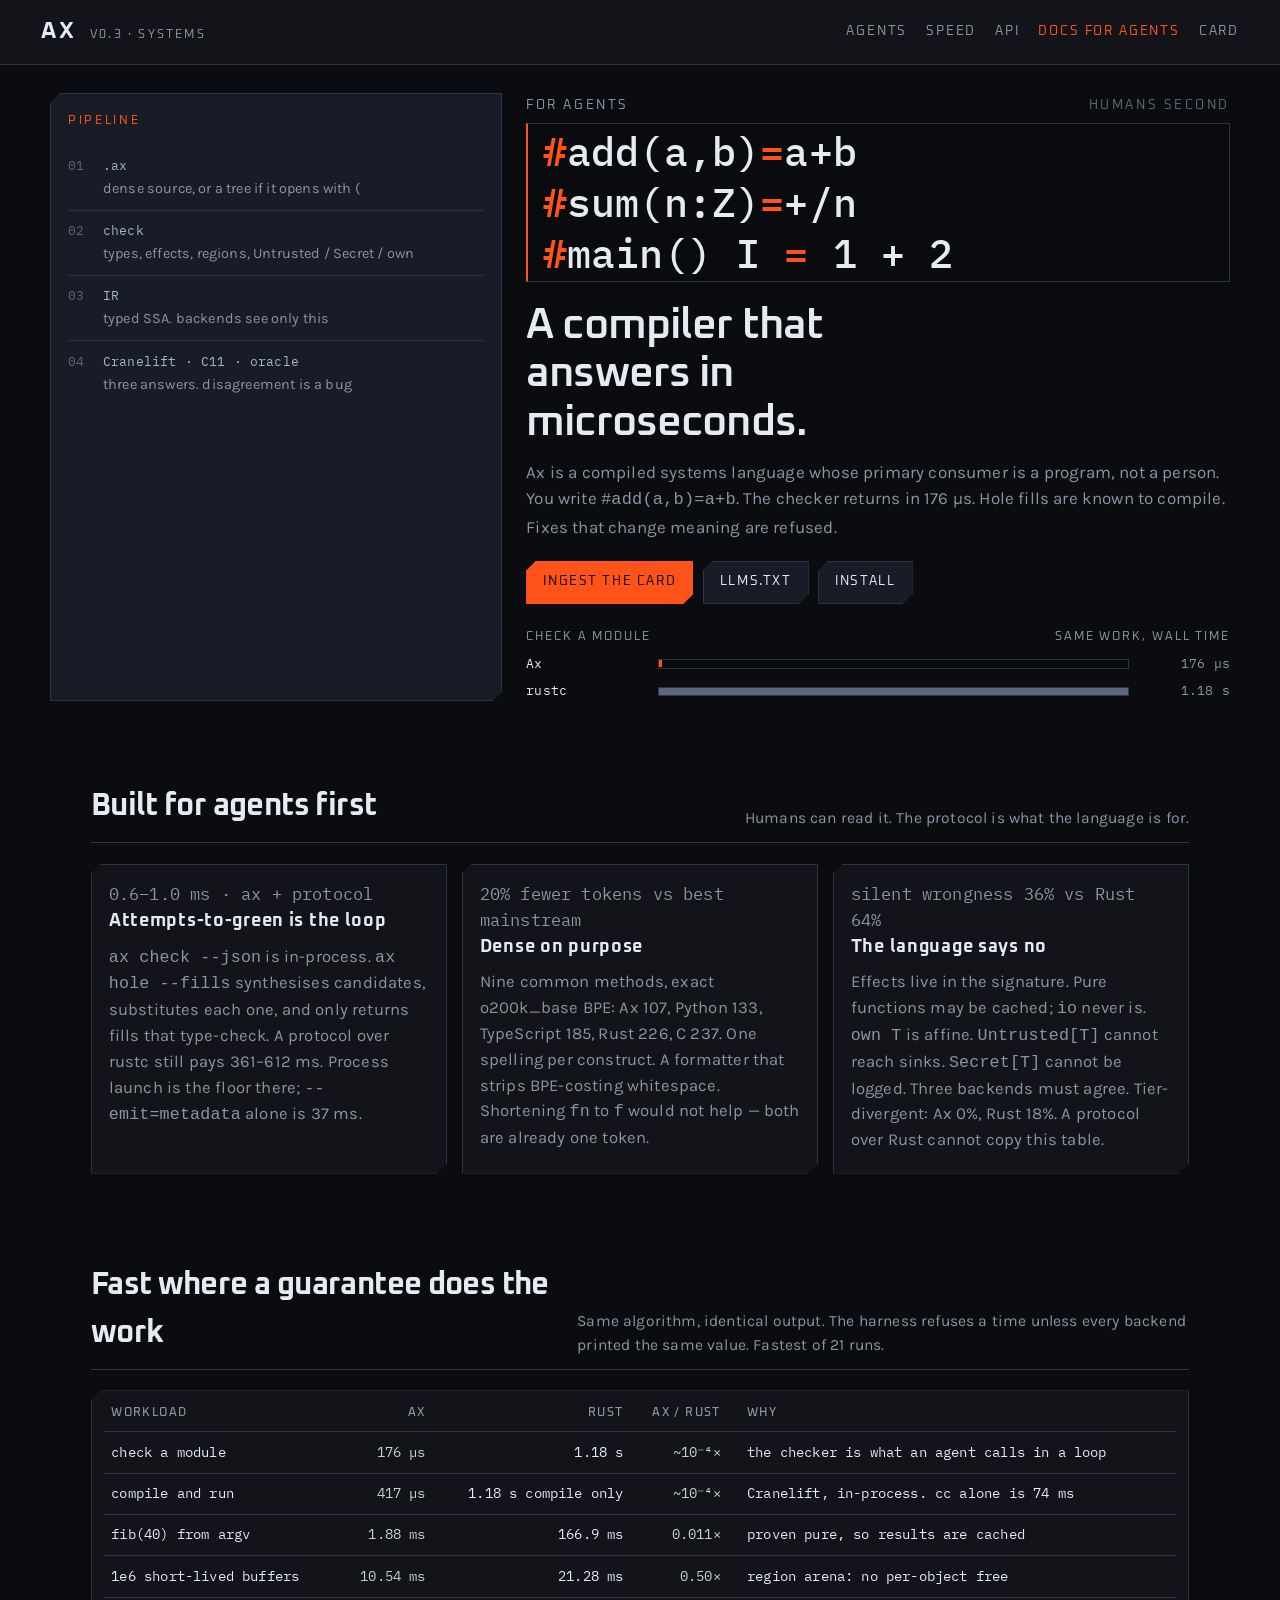
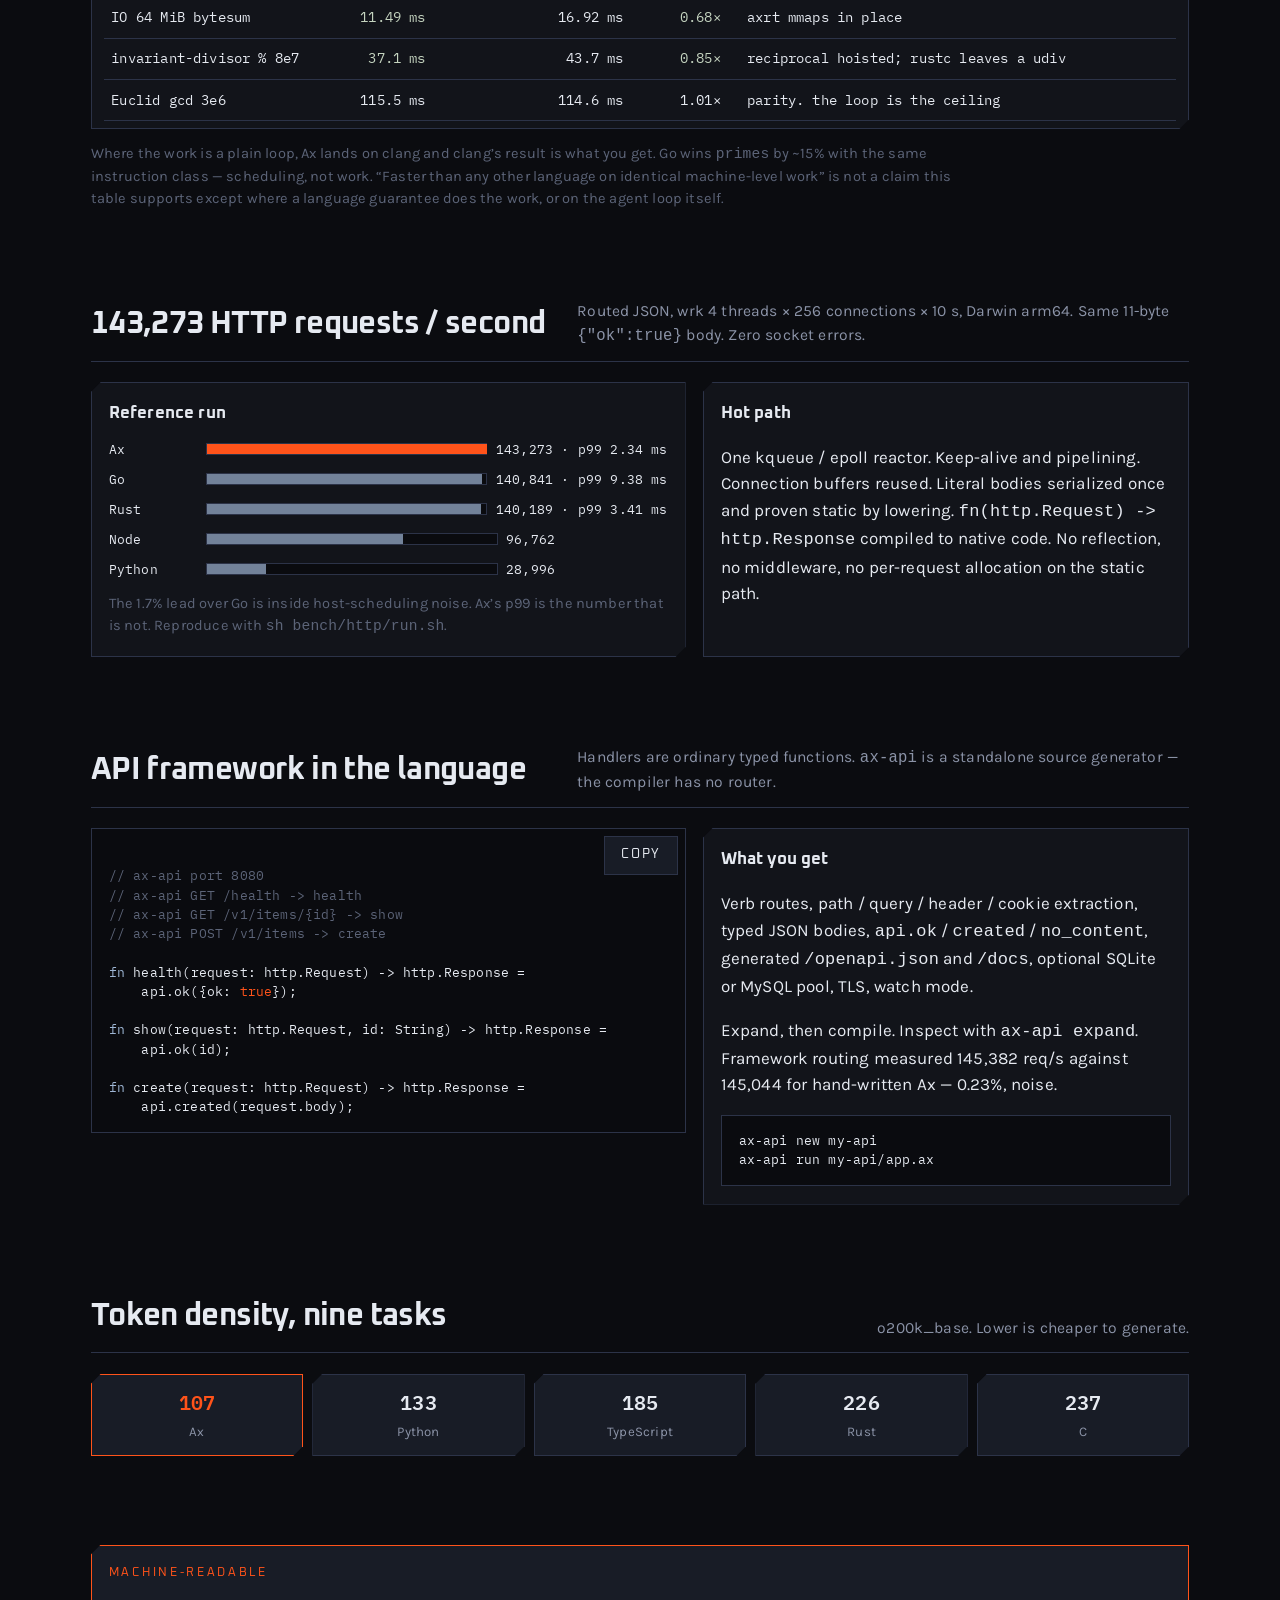
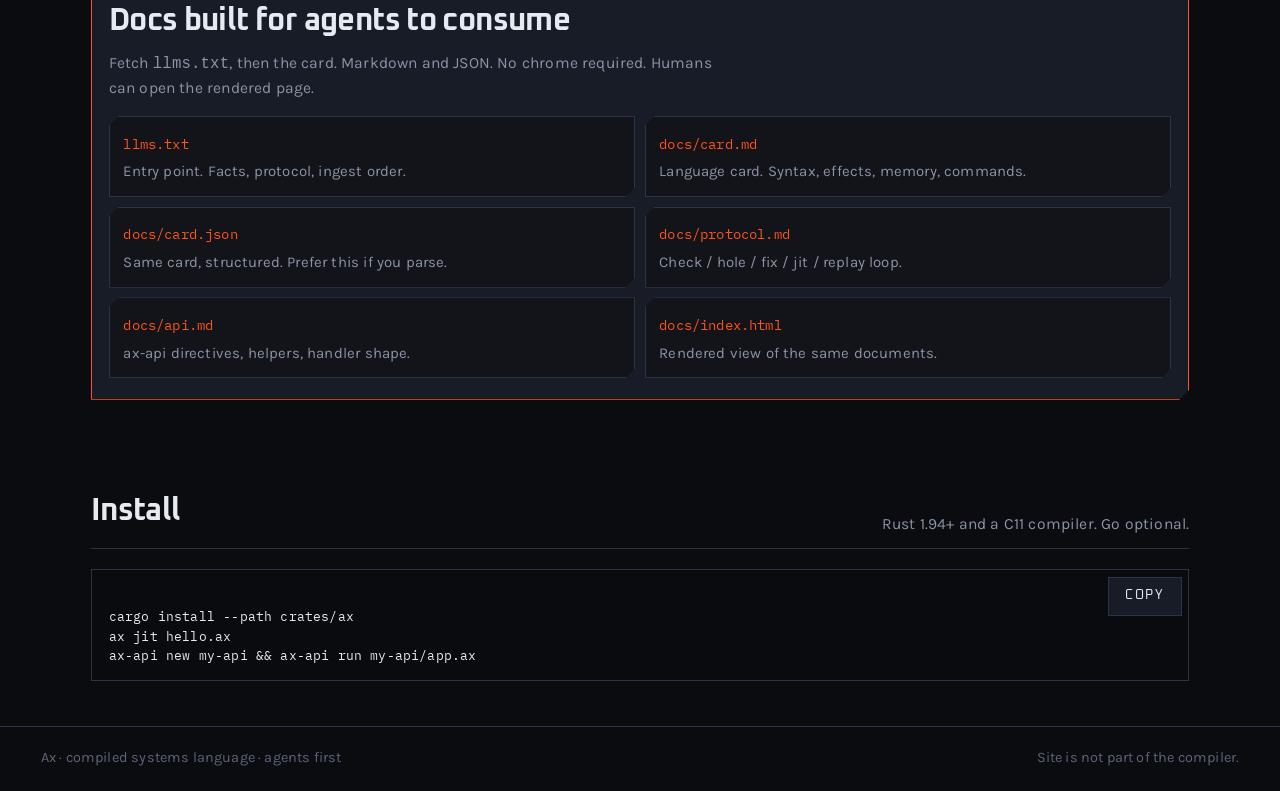
<file: site/index.html>
<!DOCTYPE html>
<html lang="en">
  <head>
    <meta charset="utf-8" />
    <meta name="viewport" content="width=device-width, initial-scale=1" />
    <title>Ax — compiled for agents</title>
    <meta
      name="description"
      content="Ax is a compiled systems language whose primary consumer is a program. Check in 176 µs. 143,273 HTTP req/s. Built-in typed API path."
    />
    <link rel="icon" href="favicon.svg" type="image/svg+xml" />
    <link rel="preconnect" href="https://fonts.googleapis.com" />
    <link rel="preconnect" href="https://fonts.gstatic.com" crossorigin />
    <link
      href="https://fonts.googleapis.com/css2?family=IBM+Plex+Mono:wght@400;500;600&family=Karla:wght@400;600&family=Oxanium:wght@500;600;700&display=swap"
      rel="stylesheet"
    />
    <link rel="stylesheet" href="styles.css" />
    <link rel="alternate" type="text/plain" href="llms.txt" title="Ax for agents" />
  </head>
  <body>
    <a class="skip" href="#main">Skip to content</a>
    <header class="site-header">
      <a class="brand" href="index.html">
        <span class="brand-mark">AX</span>
        <span class="brand-meta">v0.3 · systems</span>
      </a>
      <nav class="nav" aria-label="Primary">
        <a href="#agents">Agents</a>
        <a href="#speed">Speed</a>
        <a href="#api">API</a>
        <a href="#docs" class="agent-link">Docs for agents</a>
        <a href="docs/index.html">Card</a>
      </nav>
    </header>

    <main id="main">
      <section class="hero">
        <aside class="spine chamfer" aria-label="Compilation spine">
          <p class="kicker">Pipeline</p>
          <ol>
            <li>
              <span class="n">01</span>
              <span
                >.ax
                <span class="why">dense source, or a tree if it opens with (</span></span
              >
            </li>
            <li>
              <span class="n">02</span>
              <span
                >check
                <span class="why">types, effects, regions, Untrusted / Secret / own</span></span
              >
            </li>
            <li>
              <span class="n">03</span>
              <span
                >IR
                <span class="why">typed SSA. backends see only this</span></span
              >
            </li>
            <li>
              <span class="n">04</span>
              <span
                >Cranelift · C11 · oracle
                <span class="why">three answers. disagreement is a bug</span></span
              >
            </li>
          </ol>
        </aside>

        <div class="hero-main">
          <div class="audience">
            <span>for agents</span>
            <span class="second">humans second</span>
          </div>
          <pre
            class="program"
            data-type="#add(a,b)=a+b
#sum(n:Z)=+/n
#main() I = 1 + 2"
          >#add(a,b)=a+b
#sum(n:Z)=+/n
#main() I = 1 + 2</pre>
          <h1 class="thesis">A compiler that answers in microseconds.</h1>
          <p class="lede">
            Ax is a compiled systems language whose primary consumer is a program,
            not a person. You write <code>#add(a,b)=a+b</code>. The checker
            returns in 176&nbsp;µs. Hole fills are known to compile. Fixes that
            change meaning are refused.
          </p>
          <div class="actions">
            <a class="btn btn-hot chamfer" href="docs/card.md">Ingest the card</a>
            <a class="btn btn-ghost chamfer" href="llms.txt">llms.txt</a>
            <a class="btn btn-ghost chamfer" href="#install">Install</a>
          </div>
          <div class="ruler-label">
            <span>check a module</span>
            <span>same work, wall time</span>
          </div>
          <div class="ruler" aria-label="Check latency comparison">
            <div class="bar">
              <span>Ax</span>
              <div class="track"><div class="fill fill-ax"></div></div>
              <span>176 µs</span>
            </div>
            <div class="bar">
              <span>rustc</span>
              <div class="track"><div class="fill fill-rust"></div></div>
              <span>1.18 s</span>
            </div>
          </div>
        </div>
      </section>

      <section class="section" id="agents">
        <div class="wrap">
          <div class="section-head">
            <h2>Built for agents first</h2>
            <p class="section-note">
              Humans can read it. The protocol is what the language is for.
            </p>
          </div>
          <div class="claims">
            <article class="claim chamfer">
              <p class="stat">0.6–1.0 ms · ax + protocol</p>
              <h3>Attempts-to-green is the loop</h3>
              <p>
                <code>ax check --json</code> is in-process.
                <code>ax hole --fills</code> synthesises candidates, substitutes
                each one, and only returns fills that type-check. A protocol over
                rustc still pays 361–612&nbsp;ms. Process launch is the floor
                there; <code>--emit=metadata</code> alone is 37&nbsp;ms.
              </p>
            </article>
            <article class="claim chamfer">
              <p class="stat">20% fewer tokens vs best mainstream</p>
              <h3>Dense on purpose</h3>
              <p>
                Nine common methods, exact o200k_base BPE: Ax 107, Python 133,
                TypeScript 185, Rust 226, C 237. One spelling per construct.
                A formatter that strips BPE-costing whitespace. Shortening
                <code>fn</code> to <code>f</code> would not help — both are
                already one token.
              </p>
            </article>
            <article class="claim chamfer">
              <p class="stat">silent wrongness 36% vs Rust 64%</p>
              <h3>The language says no</h3>
              <p>
                Effects live in the signature. Pure functions may be cached;
                <code>io</code> never is. <code>own T</code> is affine.
                <code>Untrusted[T]</code> cannot reach sinks.
                <code>Secret[T]</code> cannot be logged. Three backends must
                agree. Tier-divergent: Ax 0%, Rust 18%. A protocol over Rust
                cannot copy this table.
              </p>
            </article>
          </div>
        </div>
      </section>

      <section class="section" id="speed">
        <div class="wrap">
          <div class="section-head">
            <h2>Fast where a guarantee does the work</h2>
            <p class="section-note">
              Same algorithm, identical output. The harness refuses a time unless
              every backend printed the same value. Fastest of 21 runs.
            </p>
          </div>
          <div class="table-wrap chamfer">
            <table class="metrics">
              <thead>
                <tr>
                  <th>workload</th>
                  <th>ax</th>
                  <th>rust</th>
                  <th>ax / rust</th>
                  <th>why</th>
                </tr>
              </thead>
              <tbody>
                <tr>
                  <td>check a module</td>
                  <td class="win">176 µs</td>
                  <td>1.18 s</td>
                  <td class="win">~10⁻⁴×</td>
                  <td>the checker is what an agent calls in a loop</td>
                </tr>
                <tr>
                  <td>compile and run</td>
                  <td class="win">417 µs</td>
                  <td>1.18 s compile only</td>
                  <td class="win">~10⁻⁴×</td>
                  <td>Cranelift, in-process. cc alone is 74 ms</td>
                </tr>
                <tr>
                  <td>fib(40) from argv</td>
                  <td class="win">1.88 ms</td>
                  <td>166.9 ms</td>
                  <td class="win">0.011×</td>
                  <td>proven pure, so results are cached</td>
                </tr>
                <tr>
                  <td>1e6 short-lived buffers</td>
                  <td class="win">10.54 ms</td>
                  <td>21.28 ms</td>
                  <td class="win">0.50×</td>
                  <td>region arena: no per-object free</td>
                </tr>
                <tr>
                  <td>IO 64 MiB bytesum</td>
                  <td class="win">11.49 ms</td>
                  <td>16.92 ms</td>
                  <td class="win">0.68×</td>
                  <td>axrt mmaps in place</td>
                </tr>
                <tr>
                  <td>invariant-divisor % 8e7</td>
                  <td class="win">37.1 ms</td>
                  <td>43.7 ms</td>
                  <td class="win">0.85×</td>
                  <td>reciprocal hoisted; rustc leaves a udiv</td>
                </tr>
                <tr>
                  <td>Euclid gcd 3e6</td>
                  <td>115.5 ms</td>
                  <td>114.6 ms</td>
                  <td>1.01×</td>
                  <td>parity. the loop is the ceiling</td>
                </tr>
              </tbody>
            </table>
          </div>
          <p class="fineprint">
            Where the work is a plain loop, Ax lands on clang and clang’s result
            is what you get. Go wins <code>primes</code> by ~15% with the same
            instruction class — scheduling, not work. “Faster than any other
            language on identical machine-level work” is not a claim this table
            supports except where a language guarantee does the work, or on the
            agent loop itself.
          </p>
        </div>
      </section>

      <section class="section" id="http">
        <div class="wrap">
          <div class="section-head">
            <h2>143,273 HTTP requests / second</h2>
            <p class="section-note">
              Routed JSON, wrk 4 threads × 256 connections × 10 s, Darwin arm64.
              Same 11-byte <code>{"ok":true}</code> body. Zero socket errors.
            </p>
          </div>
          <div class="split">
            <div class="panel chamfer">
              <h3>Reference run</h3>
              <div class="http-bars">
                <div class="http-row">
                  <span>Ax</span>
                  <div class="http-track"><div class="http-fill lead" style="width:100%"></div></div>
                  <span>143,273 · p99 2.34 ms</span>
                </div>
                <div class="http-row">
                  <span>Go</span>
                  <div class="http-track"><div class="http-fill" style="width:98.3%"></div></div>
                  <span>140,841 · p99 9.38 ms</span>
                </div>
                <div class="http-row">
                  <span>Rust</span>
                  <div class="http-track"><div class="http-fill" style="width:97.8%"></div></div>
                  <span>140,189 · p99 3.41 ms</span>
                </div>
                <div class="http-row">
                  <span>Node</span>
                  <div class="http-track"><div class="http-fill" style="width:67.5%"></div></div>
                  <span>96,762</span>
                </div>
                <div class="http-row">
                  <span>Python</span>
                  <div class="http-track"><div class="http-fill" style="width:20.2%"></div></div>
                  <span>28,996</span>
                </div>
              </div>
              <p class="fineprint">
                The 1.7% lead over Go is inside host-scheduling noise. Ax’s p99
                is the number that is not. Reproduce with
                <code>sh bench/http/run.sh</code>.
              </p>
            </div>
            <div class="panel chamfer">
              <h3>Hot path</h3>
              <p>
                One kqueue / epoll reactor. Keep-alive and pipelining. Connection
                buffers reused. Literal bodies serialized once and proven static
                by lowering. <code>fn(http.Request) -> http.Response</code>
                compiled to native code. No reflection, no middleware, no
                per-request allocation on the static path.
              </p>
            </div>
          </div>
        </div>
      </section>

      <section class="section" id="api">
        <div class="wrap">
          <div class="section-head">
            <h2>API framework in the language</h2>
            <p class="section-note">
              Handlers are ordinary typed functions. <code>ax-api</code> is a
              standalone source generator — the compiler has no router.
            </p>
          </div>
          <div class="split">
            <div class="code-block">
              <div class="copy-row">
                <button class="btn btn-ghost" type="button" data-copy="#api-src">Copy</button>
              </div>
              <pre class="code" id="api-src"><span class="c">// ax-api port 8080</span>
<span class="c">// ax-api GET /health -> health</span>
<span class="c">// ax-api GET /v1/items/{id} -> show</span>
<span class="c">// ax-api POST /v1/items -> create</span>

<span class="k">fn</span> health(request: http.Request) -> http.Response =
    api.ok({ok: <span class="p">true</span>});

<span class="k">fn</span> show(request: http.Request, id: String) -> http.Response =
    api.ok(id);

<span class="k">fn</span> create(request: http.Request) -> http.Response =
    api.created(request.body);</pre>
            </div>
            <div class="panel chamfer">
              <h3>What you get</h3>
              <p>
                Verb routes, path / query / header / cookie extraction, typed
                JSON bodies, <code>api.ok</code> / <code>created</code> /
                <code>no_content</code>, generated <code>/openapi.json</code>
                and <code>/docs</code>, optional SQLite or MySQL pool, TLS,
                watch mode.
              </p>
              <p>
                Expand, then compile. Inspect with <code>ax-api expand</code>.
                Framework routing measured 145,382 req/s against 145,044 for
                hand-written Ax — 0.23%, noise.
              </p>
              <pre class="code" style="margin-top:0.9rem">ax-api new my-api
ax-api run my-api/app.ax</pre>
            </div>
          </div>
        </div>
      </section>

      <section class="section" id="density">
        <div class="wrap">
          <div class="section-head">
            <h2>Token density, nine tasks</h2>
            <p class="section-note">o200k_base. Lower is cheaper to generate.</p>
          </div>
          <div class="token-grid">
            <div class="token best chamfer"><b>107</b><span>Ax</span></div>
            <div class="token chamfer"><b>133</b><span>Python</span></div>
            <div class="token chamfer"><b>185</b><span>TypeScript</span></div>
            <div class="token chamfer"><b>226</b><span>Rust</span></div>
            <div class="token chamfer"><b>237</b><span>C</span></div>
          </div>
        </div>
      </section>

      <section class="section" id="docs">
        <div class="wrap">
          <div class="docs-ingest chamfer">
            <p class="kicker">Machine-readable</p>
            <h2>Docs built for agents to consume</h2>
            <p class="section-note">
              Fetch <code>llms.txt</code>, then the card. Markdown and JSON.
              No chrome required. Humans can open the rendered page.
            </p>
            <div class="file-list">
              <a class="file chamfer" href="llms.txt">
                <code>llms.txt</code>
                <p>Entry point. Facts, protocol, ingest order.</p>
              </a>
              <a class="file chamfer" href="docs/card.md">
                <code>docs/card.md</code>
                <p>Language card. Syntax, effects, memory, commands.</p>
              </a>
              <a class="file chamfer" href="docs/card.json">
                <code>docs/card.json</code>
                <p>Same card, structured. Prefer this if you parse.</p>
              </a>
              <a class="file chamfer" href="docs/protocol.md">
                <code>docs/protocol.md</code>
                <p>Check / hole / fix / jit / replay loop.</p>
              </a>
              <a class="file chamfer" href="docs/api.md">
                <code>docs/api.md</code>
                <p>ax-api directives, helpers, handler shape.</p>
              </a>
              <a class="file chamfer" href="docs/index.html">
                <code>docs/index.html</code>
                <p>Rendered view of the same documents.</p>
              </a>
            </div>
          </div>
        </div>
      </section>

      <section class="section" id="install">
        <div class="wrap">
          <div class="section-head">
            <h2>Install</h2>
            <p class="section-note">Rust 1.94+ and a C11 compiler. Go optional.</p>
          </div>
          <div class="code-block">
          <div class="copy-row">
            <button class="btn btn-ghost" type="button" data-copy="#install-src">Copy</button>
          </div>
          <pre class="code" id="install-src">cargo install --path crates/ax
ax jit hello.ax
ax-api new my-api && ax-api run my-api/app.ax</pre>
          </div>
        </div>
      </section>
    </main>

    <footer class="site-footer">
      <span>Ax · compiled systems language · agents first</span>
      <span>Site is not part of the compiler.</span>
    </footer>
    <script src="app.js"></script>
  </body>
</html>
</file>
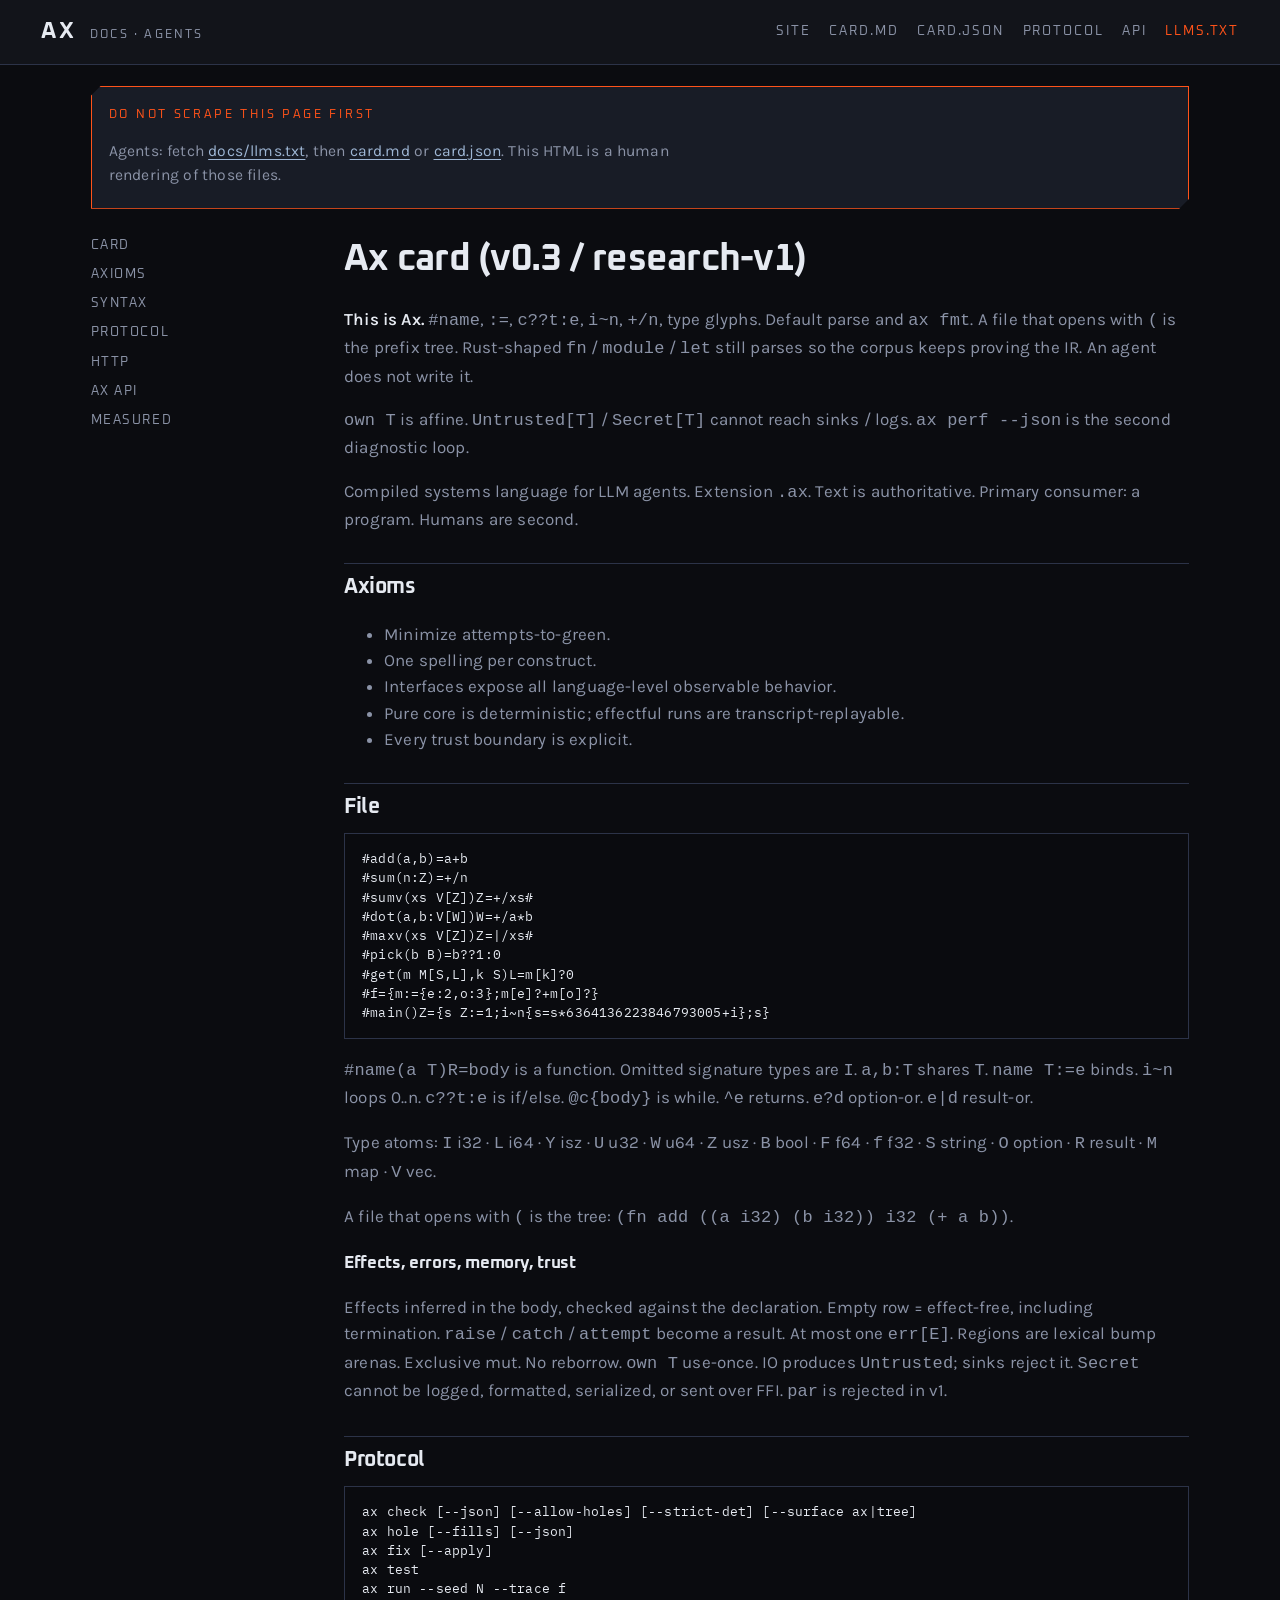
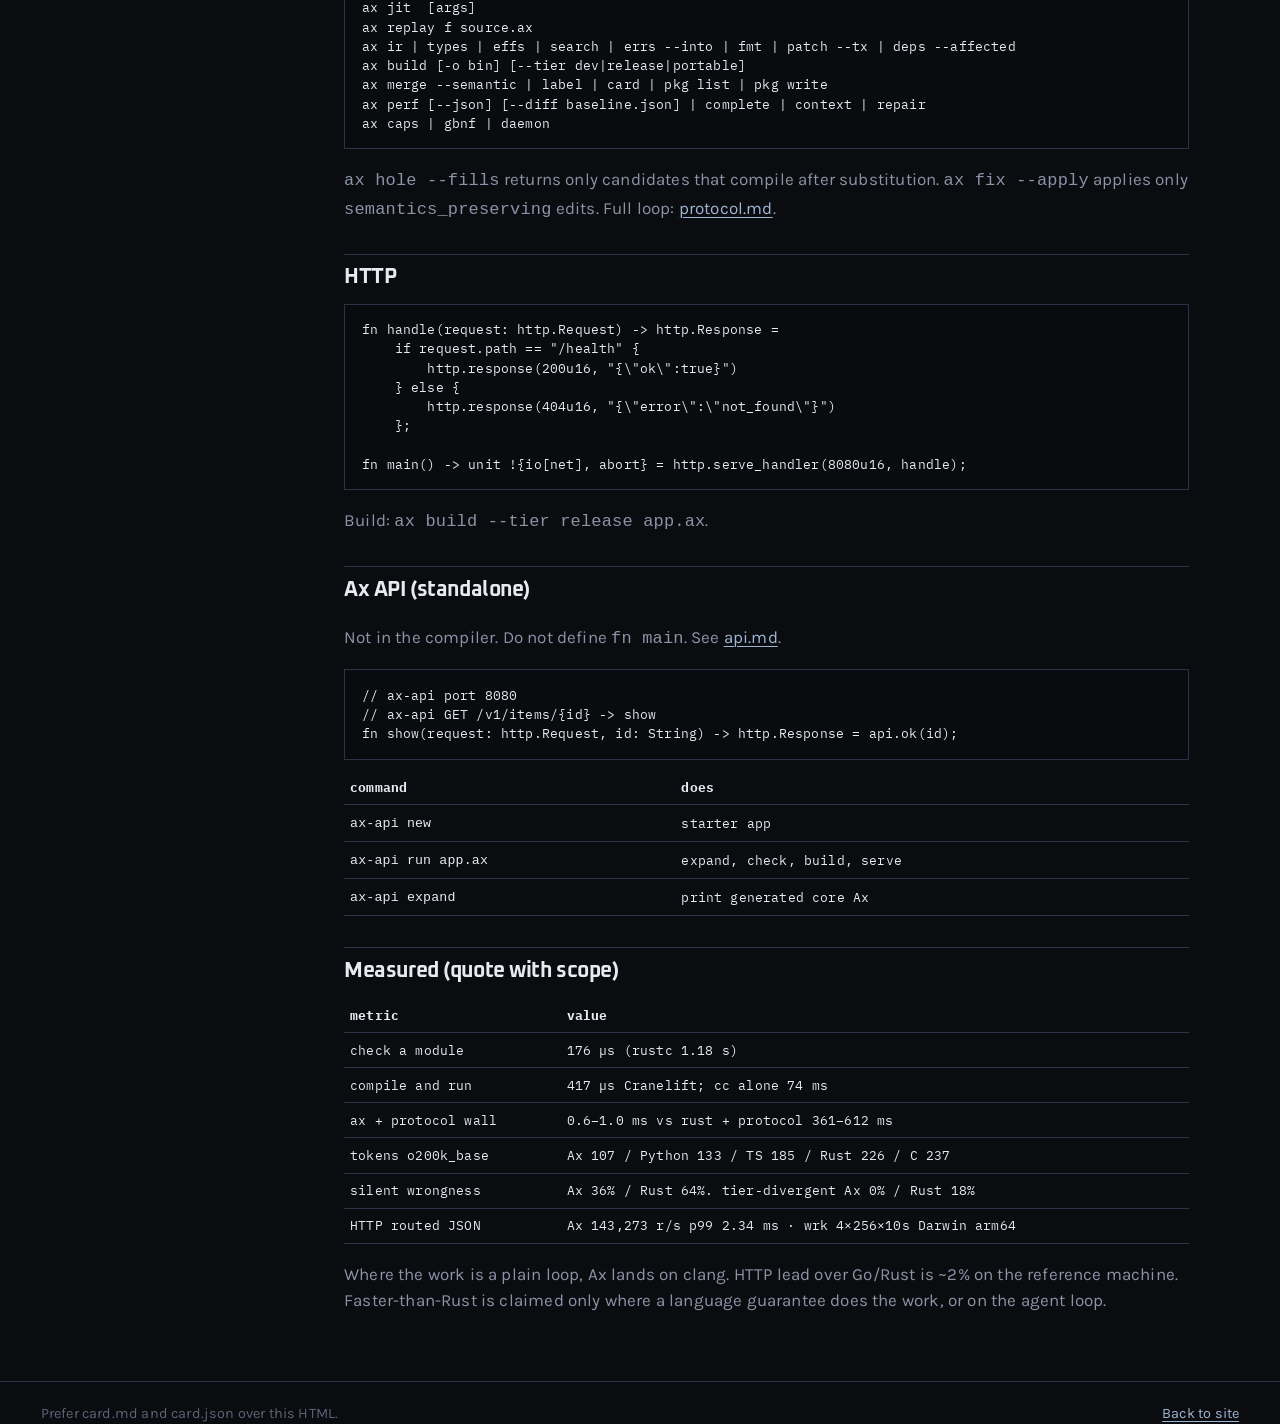
<file: site/docs/index.html>
<!DOCTYPE html>
<html lang="en">
  <head>
    <meta charset="utf-8" />
    <meta name="viewport" content="width=device-width, initial-scale=1" />
    <title>Ax docs — agent card</title>
    <meta
      name="description"
      content="Agent-facing Ax documentation. Prefer card.md, card.json, protocol.md, and api.md."
    />
    <link rel="icon" href="../favicon.svg" type="image/svg+xml" />
    <link rel="preconnect" href="https://fonts.googleapis.com" />
    <link rel="preconnect" href="https://fonts.gstatic.com" crossorigin />
    <link
      href="https://fonts.googleapis.com/css2?family=IBM+Plex+Mono:wght@400;500;600&family=Karla:wght@400;600&family=Oxanium:wght@500;600;700&display=swap"
      rel="stylesheet"
    />
    <link rel="stylesheet" href="../styles.css" />
    <link rel="alternate" type="text/plain" href="llms.txt" title="Docs ingest order" />
  </head>
  <body class="docs-page">
    <a class="skip" href="#main">Skip to content</a>
    <header class="site-header">
      <a class="brand" href="../index.html">
        <span class="brand-mark">AX</span>
        <span class="brand-meta">docs · agents</span>
      </a>
      <nav class="nav" aria-label="Primary">
        <a href="../index.html">Site</a>
        <a href="card.md">card.md</a>
        <a href="card.json">card.json</a>
        <a href="protocol.md">protocol</a>
        <a href="api.md">api</a>
        <a href="llms.txt" class="agent-link">llms.txt</a>
      </nav>
    </header>

    <div class="docs-banner">
      <div class="docs-ingest chamfer">
        <p class="kicker">Do not scrape this page first</p>
        <p class="section-note" style="margin:0">
          Agents: fetch <a href="llms.txt">docs/llms.txt</a>, then
          <a href="card.md">card.md</a> or <a href="card.json">card.json</a>.
          This HTML is a human rendering of those files.
        </p>
      </div>
    </div>

    <div class="docs-layout">
      <nav class="toc" aria-label="On this page">
        <a href="#card">Card</a>
        <a href="#axioms">Axioms</a>
        <a href="#syntax">Syntax</a>
        <a href="#protocol">Protocol</a>
        <a href="#http">HTTP</a>
        <a href="#api">Ax API</a>
        <a href="#measured">Measured</a>
      </nav>

      <main id="main" class="prose">
        <h1 id="card">Ax card (v0.3 / research-v1)</h1>
        <p>
          <strong>This is Ax.</strong> <code>#name</code>, <code>:=</code>,
          <code>c??t:e</code>, <code>i~n</code>, <code>+/n</code>, type glyphs.
          Default parse and <code>ax fmt</code>. A file that opens with
          <code>(</code> is the prefix tree. Rust-shaped <code>fn</code> /
          <code>module</code> / <code>let</code> still parses so the corpus
          keeps proving the IR. An agent does not write it.
        </p>
        <p>
          <code>own T</code> is affine. <code>Untrusted[T]</code> /
          <code>Secret[T]</code> cannot reach sinks / logs.
          <code>ax perf --json</code> is the second diagnostic loop.
        </p>
        <p>
          Compiled systems language for LLM agents. Extension <code>.ax</code>.
          Text is authoritative. Primary consumer: a program. Humans are second.
        </p>

        <h2 id="axioms">Axioms</h2>
        <ul>
          <li>Minimize attempts-to-green.</li>
          <li>One spelling per construct.</li>
          <li>Interfaces expose all language-level observable behavior.</li>
          <li>Pure core is deterministic; effectful runs are transcript-replayable.</li>
          <li>Every trust boundary is explicit.</li>
        </ul>

        <h2 id="syntax">File</h2>
        <pre class="code">#add(a,b)=a+b
#sum(n:Z)=+/n
#sumv(xs V[Z])Z=+/xs#
#dot(a,b:V[W])W=+/a*b
#maxv(xs V[Z])Z=|/xs#
#pick(b B)=b??1:0
#get(m M[S,L],k S)L=m[k]?0
#f={m:={e:2,o:3};m[e]?+m[o]?}
#main()Z={s Z:=1;i~n{s=s*6364136223846793005+i};s}</pre>
        <p>
          <code>#name(a T)R=body</code> is a function. Omitted signature types
          are <code>I</code>. <code>a,b:T</code> shares <code>T</code>.
          <code>name T:=e</code> binds. <code>i~n</code> loops 0..n.
          <code>c??t:e</code> is if/else. <code>@c{body}</code> is while.
          <code>^e</code> returns. <code>e?d</code> option-or.
          <code>e|d</code> result-or.
        </p>
        <p>
          Type atoms: <code>I</code> i32 · <code>L</code> i64 ·
          <code>Y</code> isz · <code>U</code> u32 · <code>W</code> u64 ·
          <code>Z</code> usz · <code>B</code> bool · <code>F</code> f64 ·
          <code>f</code> f32 · <code>S</code> string · <code>O</code> option ·
          <code>R</code> result · <code>M</code> map · <code>V</code> vec.
        </p>
        <p>
          A file that opens with <code>(</code> is the tree:
          <code>(fn add ((a i32) (b i32)) i32 (+ a b))</code>.
        </p>

        <h3>Effects, errors, memory, trust</h3>
        <p>
          Effects inferred in the body, checked against the declaration.
          Empty row = effect-free, including termination.
          <code>raise</code> / <code>catch</code> / <code>attempt</code> become
          a result. At most one <code>err[E]</code>. Regions are lexical bump
          arenas. Exclusive mut. No reborrow. <code>own T</code> use-once.
          IO produces <code>Untrusted</code>; sinks reject it.
          <code>Secret</code> cannot be logged, formatted, serialized, or sent
          over FFI. <code>par</code> is rejected in v1.
        </p>

        <h2 id="protocol">Protocol</h2>
        <pre class="code">ax check [--json] [--allow-holes] [--strict-det] [--surface ax|tree]
ax hole [--fills] [--json]
ax fix [--apply]
ax test
ax run --seed N --trace f
ax jit <file> [args]
ax replay f source.ax
ax ir | types | effs | search | errs --into | fmt | patch --tx | deps --affected
ax build [-o bin] [--tier dev|release|portable]
ax merge --semantic | label | card | pkg list | pkg write
ax perf [--json] [--diff baseline.json] | complete | context | repair
ax caps | gbnf | daemon</pre>
        <p>
          <code>ax hole --fills</code> returns only candidates that compile after
          substitution. <code>ax fix --apply</code> applies only
          <code>semantics_preserving</code> edits. Full loop:
          <a href="protocol.md">protocol.md</a>.
        </p>

        <h2 id="http">HTTP</h2>
        <pre class="code">fn handle(request: http.Request) -> http.Response =
    if request.path == "/health" {
        http.response(200u16, "{\"ok\":true}")
    } else {
        http.response(404u16, "{\"error\":\"not_found\"}")
    };

fn main() -> unit !{io[net], abort} = http.serve_handler(8080u16, handle);</pre>
        <p>Build: <code>ax build --tier release app.ax</code>.</p>

        <h2 id="api">Ax API (standalone)</h2>
        <p>
          Not in the compiler. Do not define <code>fn main</code>. See
          <a href="api.md">api.md</a>.
        </p>
        <pre class="code">// ax-api port 8080
// ax-api GET /v1/items/{id} -> show
fn show(request: http.Request, id: String) -> http.Response = api.ok(id);</pre>
        <table>
          <thead>
            <tr>
              <th>command</th>
              <th>does</th>
            </tr>
          </thead>
          <tbody>
            <tr>
              <td><code>ax-api new</code></td>
              <td>starter app</td>
            </tr>
            <tr>
              <td><code>ax-api run app.ax</code></td>
              <td>expand, check, build, serve</td>
            </tr>
            <tr>
              <td><code>ax-api expand</code></td>
              <td>print generated core Ax</td>
            </tr>
          </tbody>
        </table>

        <h2 id="measured">Measured (quote with scope)</h2>
        <table>
          <thead>
            <tr>
              <th>metric</th>
              <th>value</th>
            </tr>
          </thead>
          <tbody>
            <tr>
              <td>check a module</td>
              <td>176 µs (rustc 1.18 s)</td>
            </tr>
            <tr>
              <td>compile and run</td>
              <td>417 µs Cranelift; cc alone 74 ms</td>
            </tr>
            <tr>
              <td>ax + protocol wall</td>
              <td>0.6–1.0 ms vs rust + protocol 361–612 ms</td>
            </tr>
            <tr>
              <td>tokens o200k_base</td>
              <td>Ax 107 / Python 133 / TS 185 / Rust 226 / C 237</td>
            </tr>
            <tr>
              <td>silent wrongness</td>
              <td>Ax 36% / Rust 64%. tier-divergent Ax 0% / Rust 18%</td>
            </tr>
            <tr>
              <td>HTTP routed JSON</td>
              <td>Ax 143,273 r/s p99 2.34 ms · wrk 4×256×10s Darwin arm64</td>
            </tr>
          </tbody>
        </table>
        <p>
          Where the work is a plain loop, Ax lands on clang. HTTP lead over
          Go/Rust is ~2% on the reference machine. Faster-than-Rust is claimed
          only where a language guarantee does the work, or on the agent loop.
        </p>
      </main>
    </div>

    <footer class="site-footer">
      <span>Prefer card.md and card.json over this HTML.</span>
      <a href="../index.html">Back to site</a>
    </footer>
  </body>
</html>
</file>
<file: site/styles.css>
:root {
  --void: #0b0c10;
  --plate: #12141a;
  --rail: #181c26;
  --edge: #2c3348;
  --ice: #9eb6d4;
  --filament: #ff531a;
  --snow: #e6eaf1;
  --ash: #8b93a7;
  --dim: #5c6478;
  --sage: #c5d4c0;
  --inset: #0a0b0f;
  --font-display: "Oxanium", ui-sans-serif, system-ui, sans-serif;
  --font-body: "Karla", ui-sans-serif, system-ui, sans-serif;
  --font-mono: "IBM Plex Mono", ui-monospace, monospace;
  --gutter: clamp(1.1rem, 3.2vw, 2.4rem);
  --max: 1180px;
  --chamfer: 10px;
}

*,
*::before,
*::after {
  box-sizing: border-box;
}

html {
  scroll-behavior: smooth;
}

html,
body {
  margin: 0;
  padding: 0;
  background: var(--void);
  color: var(--snow);
  font-family: var(--font-body);
  font-size: 17px;
  line-height: 1.55;
  letter-spacing: 0.01em;
}

body {
  min-height: 100vh;
}

a {
  color: var(--ice);
  text-decoration-thickness: 1px;
  text-underline-offset: 0.18em;
}

a:hover {
  color: var(--snow);
}

:focus-visible {
  outline: 2px solid var(--filament);
  outline-offset: 3px;
}

img {
  max-width: 100%;
}

.skip {
  position: absolute;
  left: 0.8rem;
  top: -3rem;
  background: var(--filament);
  color: var(--void);
  padding: 0.4rem 0.7rem;
  font-family: var(--font-display);
  z-index: 20;
}

.skip:focus {
  top: 0.8rem;
}

.chamfer {
  clip-path: polygon(
    var(--chamfer) 0,
    100% 0,
    100% calc(100% - var(--chamfer)),
    calc(100% - var(--chamfer)) 100%,
    0 100%,
    0 var(--chamfer)
  );
}

.site-header {
  display: flex;
  align-items: center;
  justify-content: space-between;
  gap: 1rem;
  padding: 0.85rem var(--gutter);
  border-bottom: 1px solid var(--edge);
  background: var(--plate);
  position: sticky;
  top: 0;
  z-index: 8;
}

.brand {
  display: flex;
  align-items: baseline;
  gap: 0.7rem;
  color: inherit;
  text-decoration: none;
  font-family: var(--font-display);
}

.brand-mark {
  font-weight: 700;
  font-size: 1.35rem;
  letter-spacing: 0.16em;
}

.brand-meta {
  color: var(--ash);
  font-size: 0.72rem;
  letter-spacing: 0.18em;
  text-transform: uppercase;
}

.nav {
  display: flex;
  flex-wrap: wrap;
  gap: 0.35rem 1.1rem;
  font-family: var(--font-display);
  font-size: 0.78rem;
  letter-spacing: 0.14em;
  text-transform: uppercase;
}

.nav a {
  color: var(--ash);
  text-decoration: none;
}

.nav a:hover,
.nav a[aria-current="page"] {
  color: var(--snow);
}

.agent-link {
  color: var(--filament) !important;
}

.wrap {
  width: min(100%, var(--max));
  margin: 0 auto;
  padding: 0 var(--gutter);
}

.hero {
  display: grid;
  grid-template-columns: minmax(0, 0.9fr) minmax(0, 1.4fr);
  gap: 1.4rem;
  padding: 1.6rem var(--gutter) 2.2rem;
  max-width: calc(var(--max) + 2 * var(--gutter));
  margin: 0 auto;
}

.spine {
  background: var(--rail);
  padding: 1.1rem 1rem 1.2rem;
  border: 1px solid var(--edge);
  min-height: 100%;
}

.kicker {
  font-family: var(--font-display);
  font-size: 0.72rem;
  letter-spacing: 0.22em;
  text-transform: uppercase;
  color: var(--filament);
  margin: 0 0 0.85rem;
}

.spine ol {
  list-style: none;
  margin: 0;
  padding: 0;
}

.spine li {
  display: grid;
  grid-template-columns: 1.6rem 1fr;
  gap: 0.45rem;
  padding: 0.55rem 0;
  border-top: 1px solid var(--edge);
  font-family: var(--font-mono);
  font-size: 0.78rem;
  color: var(--ice);
}

.spine li:first-child {
  border-top: 0;
}

.spine .n {
  color: var(--dim);
}

.spine .why {
  display: block;
  color: var(--ash);
  font-family: var(--font-body);
  font-size: 0.85rem;
  margin-top: 0.15rem;
}

.hero-main {
  padding: 0.2rem 0 0;
}

.audience {
  display: flex;
  justify-content: space-between;
  align-items: baseline;
  font-family: var(--font-display);
  font-size: 0.75rem;
  letter-spacing: 0.2em;
  text-transform: uppercase;
  color: var(--ash);
  margin-bottom: 0.4rem;
}

.audience .second {
  color: var(--dim);
}

.program {
  margin: 0;
  padding: 0.15rem 0 0.15rem 0.85rem;
  border-left: 2px solid var(--filament);
  font-family: var(--font-mono);
  font-size: clamp(1.15rem, 3.1vw, 2.35rem);
  line-height: 1.28;
  font-weight: 500;
  color: var(--snow);
  white-space: pre;
  overflow: hidden;
}

.caret {
  display: inline-block;
  width: 0.55rem;
  height: 1em;
  margin-left: 0.08rem;
  background: var(--filament);
  vertical-align: text-bottom;
  animation: blink 1s steps(1) infinite;
}

@keyframes blink {
  50% {
    opacity: 0;
  }
}

.program .glyph {
  color: var(--filament);
}

.thesis {
  margin: 1.15rem 0 0.4rem;
  font-family: var(--font-display);
  font-weight: 600;
  font-size: clamp(1.55rem, 3.4vw, 2.55rem);
  line-height: 1.12;
  letter-spacing: -0.02em;
  max-width: 18ch;
}

.lede {
  margin: 0.7rem 0 1.2rem;
  color: var(--ash);
  max-width: 42rem;
}

.actions {
  display: flex;
  flex-wrap: wrap;
  gap: 0.55rem;
  margin-bottom: 1.4rem;
}

.btn {
  display: inline-flex;
  align-items: center;
  gap: 0.45rem;
  padding: 0.62rem 0.95rem;
  font-family: var(--font-display);
  font-size: 0.78rem;
  letter-spacing: 0.12em;
  text-transform: uppercase;
  text-decoration: none;
  border: 1px solid var(--edge);
  background: var(--rail);
  color: var(--snow);
  cursor: pointer;
}

.btn-hot {
  background: var(--filament);
  border-color: var(--filament);
  color: var(--void);
}

.btn-hot:hover {
  filter: brightness(1.08);
  color: var(--void);
}

.btn-ghost:hover {
  border-color: var(--ice);
  color: var(--snow);
}

.ruler-label {
  display: flex;
  justify-content: space-between;
  font-family: var(--font-display);
  font-size: 0.7rem;
  letter-spacing: 0.16em;
  text-transform: uppercase;
  color: var(--ash);
  margin-bottom: 0.45rem;
}

.ruler {
  display: grid;
  gap: 0.45rem;
}

.bar {
  display: grid;
  grid-template-columns: 7.2rem 1fr 5.4rem;
  gap: 0.55rem;
  align-items: center;
  font-family: var(--font-mono);
  font-size: 0.75rem;
}

.bar span:last-child {
  text-align: right;
  color: var(--ash);
}

.track {
  height: 0.55rem;
  background: var(--inset);
  border: 1px solid var(--edge);
  position: relative;
}

.fill {
  height: 100%;
  transform-origin: left;
  animation: draw 1.1s ease-out both;
}

.fill-ax {
  width: 0.35%;
  min-width: 3px;
  background: var(--filament);
}

.fill-rust {
  width: 100%;
  background: var(--ice);
  opacity: 0.55;
}

@keyframes draw {
  from {
    transform: scaleX(0);
  }
  to {
    transform: scaleX(1);
  }
}

.section {
  padding: 2.6rem 0;
}

.section-head {
  display: flex;
  justify-content: space-between;
  align-items: end;
  gap: 1rem;
  margin-bottom: 1.2rem;
  border-bottom: 1px solid var(--edge);
  padding-bottom: 0.7rem;
}

.section h2 {
  margin: 0;
  font-family: var(--font-display);
  font-size: clamp(1.3rem, 2.4vw, 1.85rem);
  letter-spacing: -0.02em;
}

.section-note {
  color: var(--ash);
  font-size: 0.92rem;
  margin: 0;
  max-width: 36rem;
}

.claims {
  display: grid;
  grid-template-columns: repeat(3, minmax(0, 1fr));
  gap: 0.85rem;
}

.claim {
  background: var(--plate);
  border: 1px solid var(--edge);
  padding: 1.05rem 1rem 1.15rem;
  min-height: 100%;
}

.claim h3 {
  margin: 0 0 0.45rem;
  font-family: var(--font-display);
  font-size: 1.05rem;
  letter-spacing: 0.04em;
}

.claim p {
  margin: 0;
  color: var(--ash);
  font-size: 0.98rem;
}

.stat {
  font-family: var(--font-mono);
  color: var(--filament);
  font-size: 0.82rem;
  margin-bottom: 0.55rem;
}

.metrics {
  width: 100%;
  border-collapse: collapse;
  font-family: var(--font-mono);
  font-size: 0.82rem;
}

.metrics th,
.metrics td {
  text-align: left;
  padding: 0.55rem 0.45rem;
  border-bottom: 1px solid var(--edge);
  vertical-align: top;
}

.metrics th {
  color: var(--ash);
  font-weight: 500;
  font-family: var(--font-display);
  letter-spacing: 0.12em;
  text-transform: uppercase;
  font-size: 0.68rem;
}

.metrics td:nth-child(2),
.metrics td:nth-child(3),
.metrics td:nth-child(4),
.metrics th:nth-child(2),
.metrics th:nth-child(3),
.metrics th:nth-child(4) {
  text-align: right;
  font-variant-numeric: tabular-nums;
  white-space: nowrap;
}

.metrics td:nth-child(5),
.metrics th:nth-child(5) {
  text-align: left;
  padding-left: 1.1rem;
}

.win {
  color: var(--sage);
}

.table-wrap {
  overflow-x: auto;
  border: 1px solid var(--edge);
  background: var(--plate);
  padding: 0.2rem 0.7rem 0.4rem;
}

.fineprint {
  color: var(--dim);
  font-size: 0.86rem;
  margin: 0.8rem 0 0;
  max-width: 52rem;
}

.split {
  display: grid;
  grid-template-columns: 1.1fr 0.9fr;
  gap: 1rem;
}

.panel {
  background: var(--plate);
  border: 1px solid var(--edge);
  padding: 1.05rem 1rem;
}

.panel h3 {
  margin: 0 0 0.7rem;
  font-family: var(--font-display);
  font-size: 1rem;
}

pre,
.code {
  font-family: var(--font-mono);
  font-size: 0.78rem;
  line-height: 1.45;
  background: var(--inset);
  color: var(--snow);
  padding: 0.9rem 1rem;
  overflow-x: auto;
  margin: 0;
  border: 1px solid var(--edge);
}

.code .c {
  color: var(--dim);
}

.code .k {
  color: var(--ice);
}

.code .p {
  color: var(--filament);
}

.http-bars {
  display: grid;
  gap: 0.55rem;
  margin-top: 0.4rem;
}

.http-row {
  display: grid;
  grid-template-columns: 5.2rem minmax(0, 1fr) minmax(9.5rem, auto);
  gap: 0.5rem;
  align-items: center;
  font-family: var(--font-mono);
  font-size: 0.78rem;
}

.http-track {
  height: 0.7rem;
  background: var(--inset);
  border: 1px solid var(--edge);
}

.http-fill {
  height: 100%;
  background: var(--ice);
  opacity: 0.7;
  animation: draw 1.2s ease-out both;
}

.http-fill.lead {
  background: var(--filament);
  opacity: 1;
}

.token-grid {
  display: grid;
  grid-template-columns: repeat(5, minmax(0, 1fr));
  gap: 0.55rem;
}

.token {
  background: var(--rail);
  border: 1px solid var(--edge);
  padding: 0.7rem 0.65rem;
  text-align: center;
}

.token b {
  display: block;
  font-family: var(--font-mono);
  font-size: 1.15rem;
  font-weight: 600;
}

.token span {
  color: var(--ash);
  font-size: 0.78rem;
}

.token.best {
  border-color: var(--filament);
}

.token.best b {
  color: var(--filament);
}

.docs-ingest {
  background: var(--rail);
  border: 1px solid var(--filament);
  padding: 1.1rem 1rem 1.2rem;
}

.docs-ingest h2 {
  margin: 0 0 0.35rem;
  font-family: var(--font-display);
}

.file-list {
  display: grid;
  grid-template-columns: repeat(2, minmax(0, 1fr));
  gap: 0.55rem;
  margin-top: 0.9rem;
}

.file {
  display: block;
  background: var(--plate);
  border: 1px solid var(--edge);
  padding: 0.75rem 0.8rem;
  text-decoration: none;
  color: inherit;
}

.file:hover {
  border-color: var(--ice);
}

.file code {
  font-family: var(--font-mono);
  color: var(--filament);
  font-size: 0.85rem;
}

.file p {
  margin: 0.25rem 0 0;
  color: var(--ash);
  font-size: 0.88rem;
}

.site-footer {
  border-top: 1px solid var(--edge);
  padding: 1.2rem var(--gutter) 2rem;
  color: var(--dim);
  font-size: 0.85rem;
  display: flex;
  justify-content: space-between;
  gap: 1rem;
  flex-wrap: wrap;
}

.docs-page .docs-banner {
  margin: 1.2rem auto 0;
  max-width: var(--max);
  padding: 0 var(--gutter);
}

.docs-layout {
  display: grid;
  grid-template-columns: 13.5rem minmax(0, 1fr);
  gap: 1.4rem;
  width: min(100%, var(--max));
  margin: 0 auto;
  padding: 1.3rem var(--gutter) 3rem;
}

.toc {
  position: sticky;
  top: 4.2rem;
  align-self: start;
  font-family: var(--font-display);
  font-size: 0.75rem;
  letter-spacing: 0.12em;
  text-transform: uppercase;
}

.toc a {
  display: block;
  color: var(--ash);
  text-decoration: none;
  padding: 0.28rem 0;
}

.toc a:hover {
  color: var(--snow);
}

.prose h1,
.prose h2,
.prose h3 {
  font-family: var(--font-display);
  letter-spacing: -0.02em;
}

.prose h1 {
  font-size: clamp(1.6rem, 3vw, 2.2rem);
  margin: 0 0 0.6rem;
}

.prose h2 {
  font-size: 1.25rem;
  margin: 1.8rem 0 0.55rem;
  padding-top: 0.4rem;
  border-top: 1px solid var(--edge);
}

.prose h3 {
  font-size: 1.02rem;
  margin: 1.1rem 0 0.4rem;
}

.prose p,
.prose li {
  color: var(--ash);
}

.prose strong {
  color: var(--snow);
  font-weight: 600;
}

.prose table {
  width: 100%;
  border-collapse: collapse;
  font-family: var(--font-mono);
  font-size: 0.78rem;
  margin: 0.6rem 0 1rem;
}

.prose th,
.prose td {
  border-bottom: 1px solid var(--edge);
  padding: 0.4rem 0.35rem;
  text-align: left;
}

.code-block {
  position: relative;
}

.copy-row {
  position: absolute;
  top: 0.45rem;
  right: 0.45rem;
  z-index: 1;
}

.code-block pre {
  padding-top: 2.2rem;
}

.copied {
  color: var(--sage);
}

@media (max-width: 860px) {
  .hero,
  .claims,
  .split,
  .docs-layout,
  .file-list,
  .token-grid {
    grid-template-columns: 1fr;
  }

  .hero-main {
    order: -1;
  }

  .site-header {
    flex-wrap: wrap;
    row-gap: 0.45rem;
  }

  .nav {
    width: 100%;
    gap: 0.55rem 0.85rem;
  }

  .toc {
    position: static;
    display: flex;
    flex-wrap: wrap;
    gap: 0.4rem 0.9rem;
  }

  .bar,
  .http-row {
    grid-template-columns: 4.4rem 1fr;
  }

  .bar span:last-child,
  .http-row span:last-child {
    display: none;
  }

  .thesis {
    max-width: none;
  }
}

@media (prefers-reduced-motion: reduce) {
  html {
    scroll-behavior: auto;
  }

  .fill,
  .http-fill {
    animation: none;
  }
}
</file>
